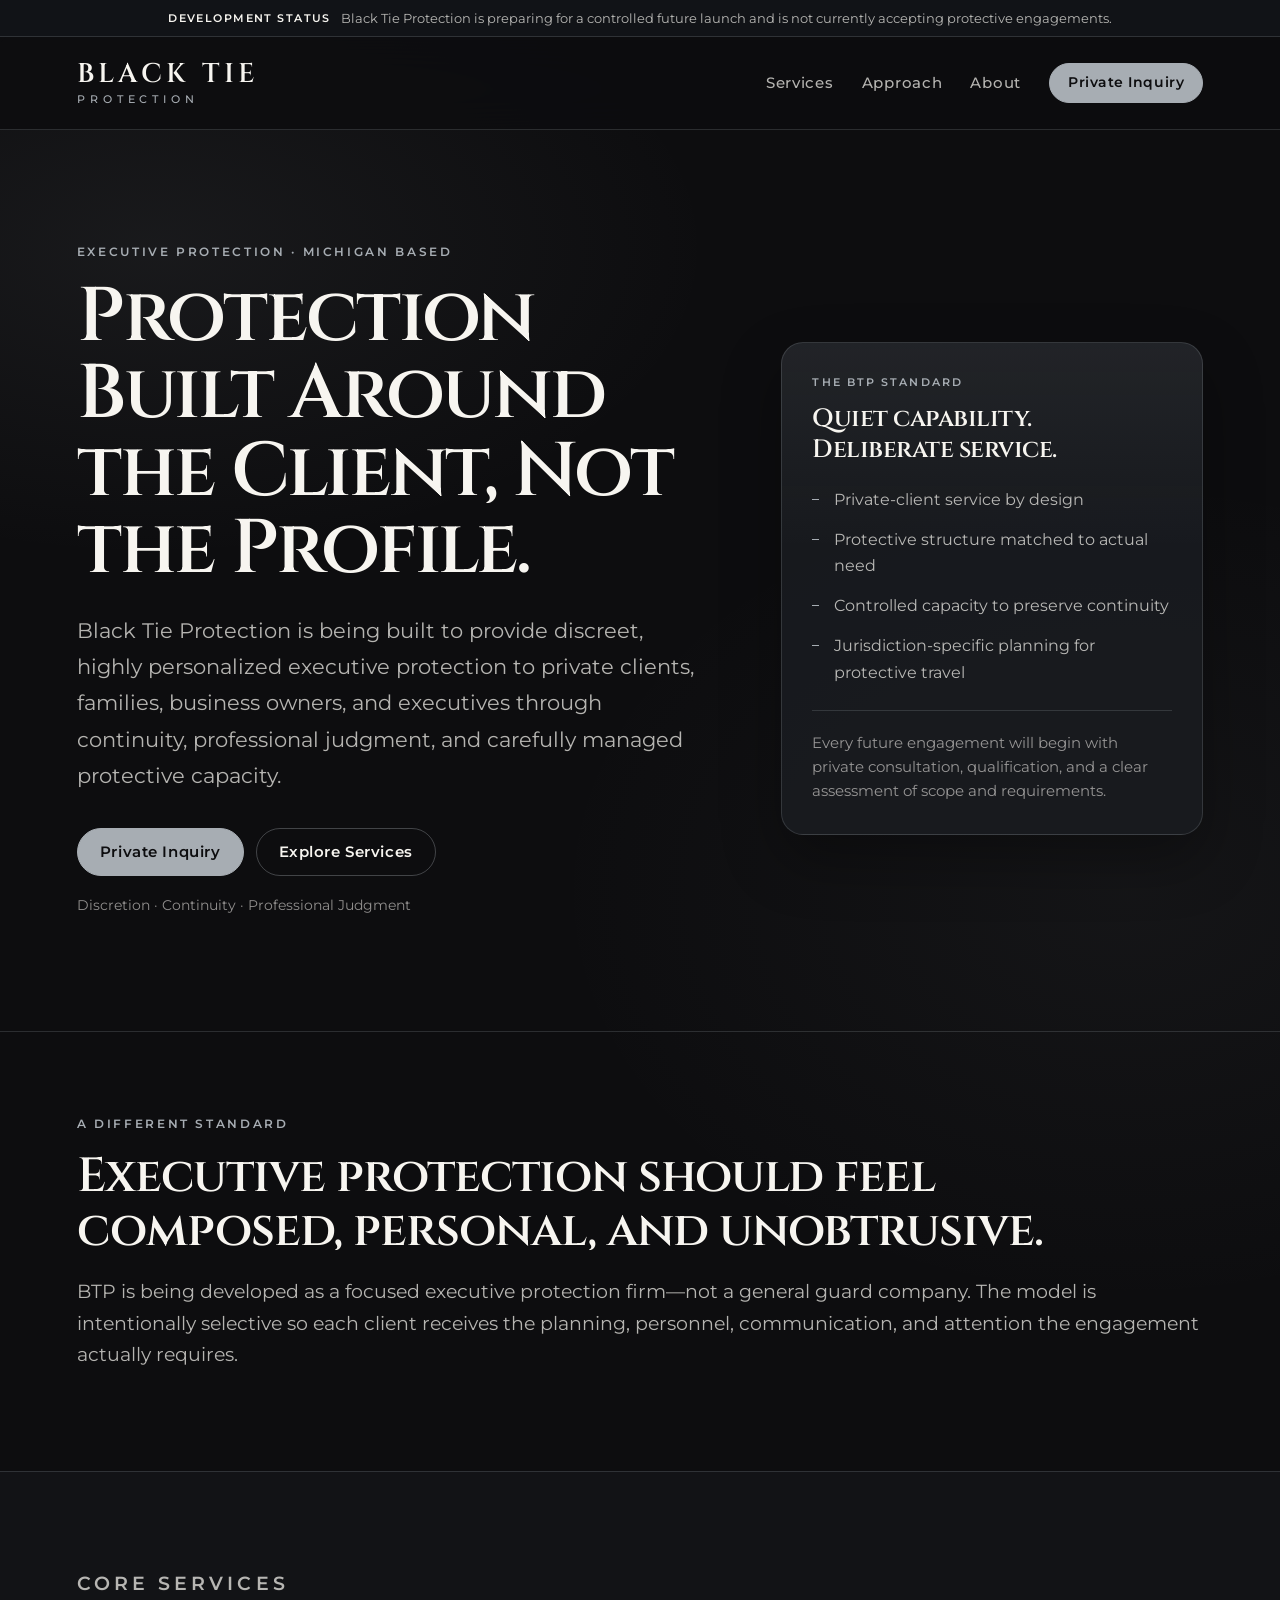
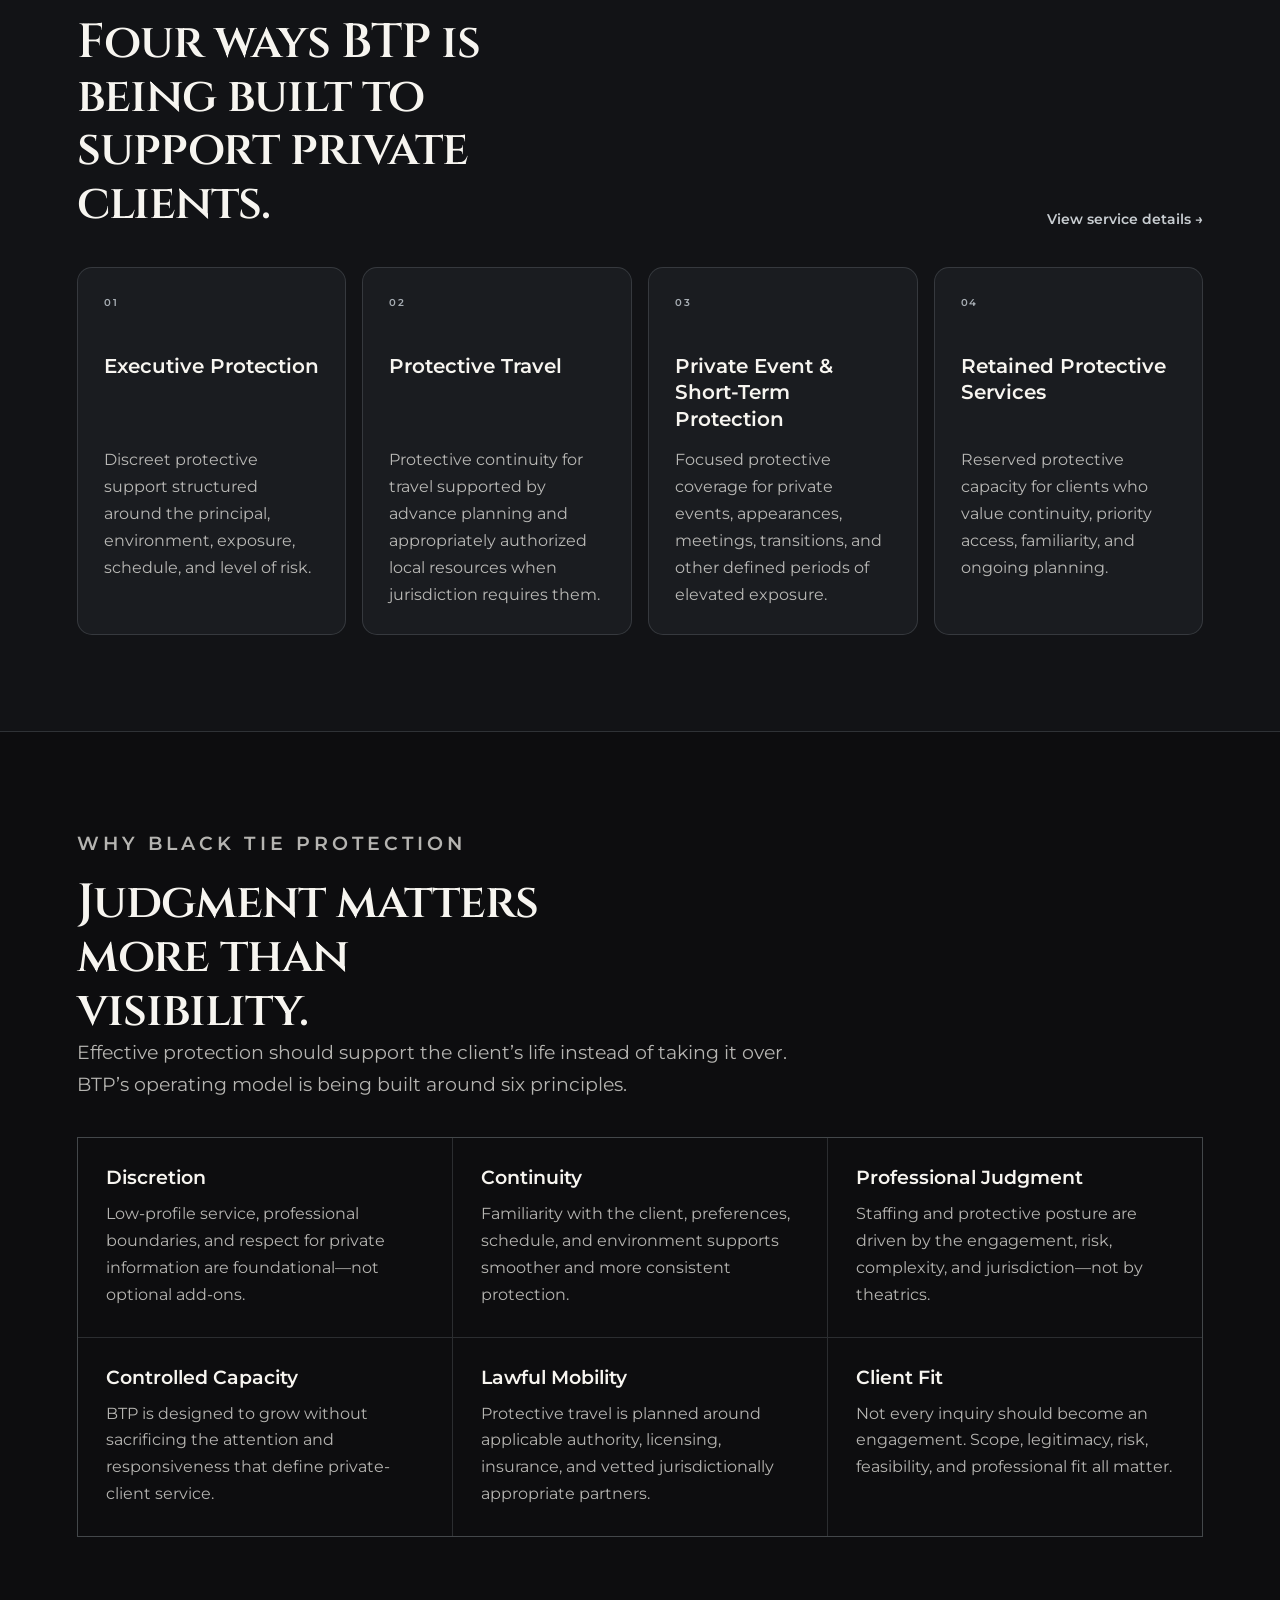
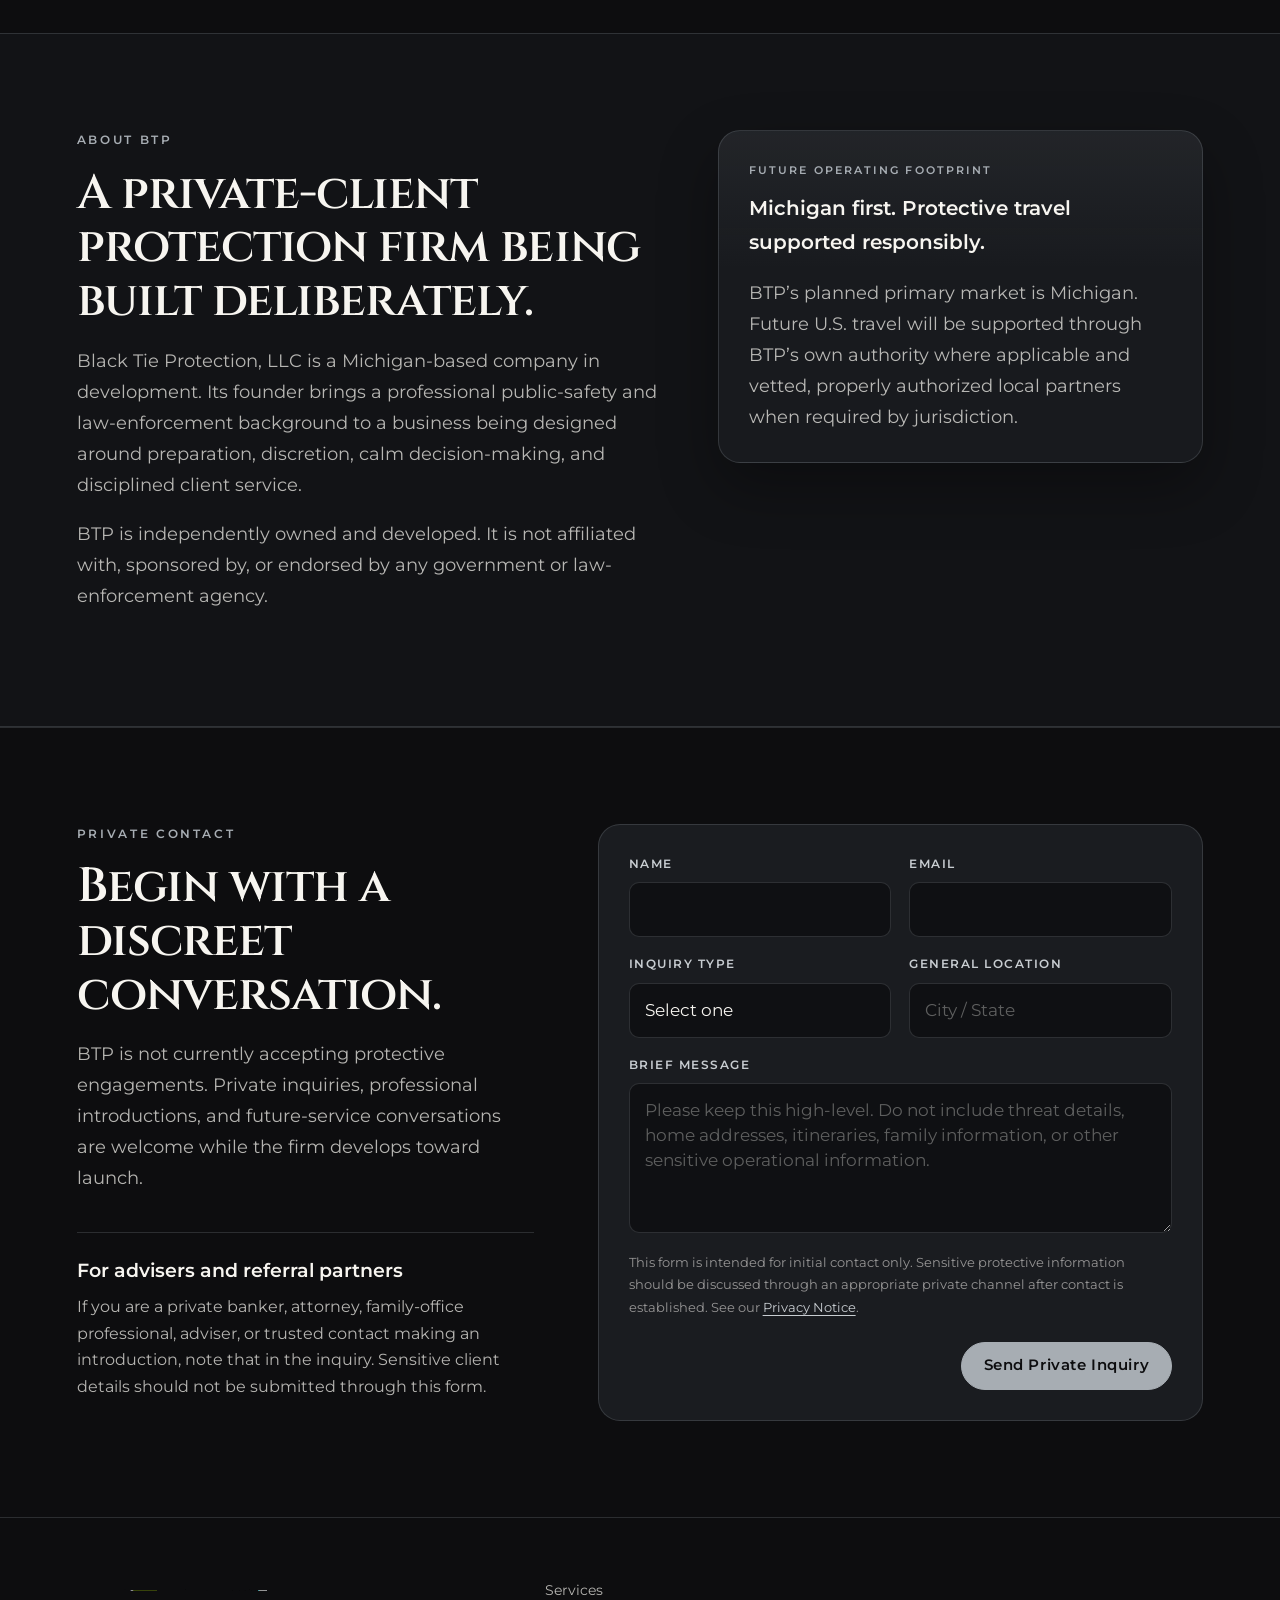
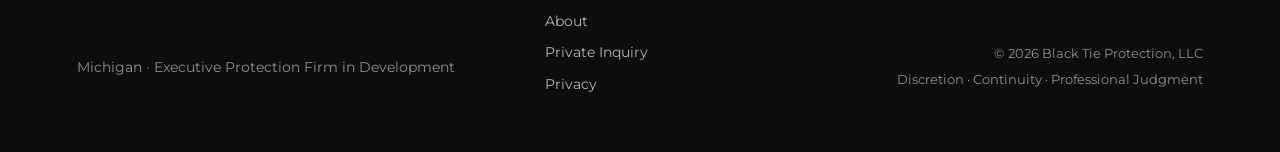
<file: index.html>
<!DOCTYPE html>
<html lang="en">
<head>
  <meta charset="UTF-8" />
  <meta name="viewport" content="width=device-width, initial-scale=1.0" />
  <meta name="description" content="Black Tie Protection is a Michigan-based executive protection firm in development, built to provide discreet, personalized protective services to private clients, families, business owners, and executives." />
  <meta name="robots" content="index,follow" />
  <link rel="canonical" href="https://blacktieprotection.net/" />
  <link rel="icon" href="assets/favicon.ico" sizes="any" />
  <meta property="og:title" content="Black Tie Protection | Executive Protection" />
  <meta property="og:description" content="Discreet, personalized executive protection built around continuity, professional judgment, and carefully managed protective capacity." />
  <meta property="og:type" content="website" />
  <meta property="og:url" content="https://blacktieprotection.net/" />
  <title>Black Tie Protection | Executive Protection</title>
  <link rel="preconnect" href="https://fonts.googleapis.com" />
  <link rel="preconnect" href="https://fonts.gstatic.com" crossorigin />
  <link href="https://fonts.googleapis.com/css2?family=Cinzel:wght@600&family=Montserrat:wght@400;500;600&display=swap" rel="stylesheet" />
  <link rel="stylesheet" href="style.css" />
  <link rel="stylesheet" href="readability.css" />
</head>
<body>
  <a class="skip-link" href="#main-content">Skip to content</a>

  <div class="status-bar" role="status">
    <div class="container status-bar__inner">
      <span class="status-bar__label">Development Status</span>
      <span>Black Tie Protection is preparing for a controlled future launch and is not currently accepting protective engagements.</span>
    </div>
  </div>

  <header class="site-header">
    <div class="container nav">
      <a class="brand brand--image" href="index.html" aria-label="Black Tie Protection home">
        <img src="assets/btp-wordmark-white.png" alt="Black Tie Protection" />
      </a>

      <button class="menu-toggle" id="menu-toggle" aria-label="Open navigation" aria-controls="site-nav" aria-expanded="false" type="button">
        <span></span><span></span><span></span>
      </button>

      <nav class="nav-links" id="site-nav" aria-label="Primary navigation">
        <a href="services.html">Services</a>
        <a href="#approach">Approach</a>
        <a href="#about">About</a>
        <a href="#contact" class="btn btn--sm">Private Inquiry</a>
      </nav>
    </div>
  </header>

  <main id="main-content">
    <section class="hero">
      <div class="container hero-grid">
        <div class="hero-copy">
          <p class="eyebrow">Executive Protection · Michigan Based</p>
          <h1>Protection Built Around the Client, Not the Profile.</h1>
          <p class="lead">
            Black Tie Protection is being built to provide discreet, highly personalized executive protection to private clients, families, business owners, and executives through continuity, professional judgment, and carefully managed protective capacity.
          </p>

          <div class="cta-row">
            <a class="btn" href="#contact">Private Inquiry</a>
            <a class="btn btn--ghost" href="services.html">Explore Services</a>
          </div>

          <p class="micro">Discretion · Continuity · Professional Judgment</p>
        </div>

        <aside class="hero-card" aria-label="Black Tie Protection operating philosophy">
          <p class="hero-card__label">The BTP Standard</p>
          <h2 class="hero-card__title">Quiet capability. Deliberate service.</h2>
          <ul class="checklist">
            <li>Private-client service by design</li>
            <li>Protective structure matched to actual need</li>
            <li>Controlled capacity to preserve continuity</li>
            <li>Jurisdiction-specific planning for protective travel</li>
          </ul>
          <p class="hero-card__note">Every future engagement will begin with private consultation, qualification, and a clear assessment of scope and requirements.</p>
        </aside>
      </div>
    </section>

    <section class="section intro-section">
      <div class="container narrow">
        <p class="section-kicker">A Different Standard</p>
        <h2>Executive protection should feel composed, personal, and unobtrusive.</h2>
        <p class="section-lead">
          BTP is being developed as a focused executive protection firm—not a general guard company. The model is intentionally selective so each client receives the planning, personnel, communication, and attention the engagement actually requires.
        </p>
      </div>
    </section>

    <section id="services" class="section section--muted">
      <div class="container">
        <div class="section-head">
          <div>
            <p class="section-kicker">Core Services</p>
            <h2>Four ways BTP is being built to support private clients.</h2>
          </div>
          <a class="text-link" href="services.html">View service details <span aria-hidden="true">→</span></a>
        </div>

        <div class="cards cards--four">
          <article class="card">
            <span class="card-number">01</span>
            <h3>Executive Protection</h3>
            <p>Discreet protective support structured around the principal, environment, exposure, schedule, and level of risk.</p>
          </article>

          <article class="card">
            <span class="card-number">02</span>
            <h3>Protective Travel</h3>
            <p>Protective continuity for travel supported by advance planning and appropriately authorized local resources when jurisdiction requires them.</p>
          </article>

          <article class="card">
            <span class="card-number">03</span>
            <h3>Private Event &amp; Short-Term Protection</h3>
            <p>Focused protective coverage for private events, appearances, meetings, transitions, and other defined periods of elevated exposure.</p>
          </article>

          <article class="card">
            <span class="card-number">04</span>
            <h3>Retained Protective Services</h3>
            <p>Reserved protective capacity for clients who value continuity, priority access, familiarity, and ongoing planning.</p>
          </article>
        </div>
      </div>
    </section>

    <section id="approach" class="section">
      <div class="container">
        <div class="section-head section-head--stacked">
          <p class="section-kicker">Why Black Tie Protection</p>
          <h2>Judgment matters more than visibility.</h2>
          <p>Effective protection should support the client’s life instead of taking it over. BTP’s operating model is being built around six principles.</p>
        </div>

        <div class="principles-grid">
          <article class="principle">
            <h3>Discretion</h3>
            <p>Low-profile service, professional boundaries, and respect for private information are foundational—not optional add-ons.</p>
          </article>
          <article class="principle">
            <h3>Continuity</h3>
            <p>Familiarity with the client, preferences, schedule, and environment supports smoother and more consistent protection.</p>
          </article>
          <article class="principle">
            <h3>Professional Judgment</h3>
            <p>Staffing and protective posture are driven by the engagement, risk, complexity, and jurisdiction—not by theatrics.</p>
          </article>
          <article class="principle">
            <h3>Controlled Capacity</h3>
            <p>BTP is designed to grow without sacrificing the attention and responsiveness that define private-client service.</p>
          </article>
          <article class="principle">
            <h3>Lawful Mobility</h3>
            <p>Protective travel is planned around applicable authority, licensing, insurance, and vetted jurisdictionally appropriate partners.</p>
          </article>
          <article class="principle">
            <h3>Client Fit</h3>
            <p>Not every inquiry should become an engagement. Scope, legitimacy, risk, feasibility, and professional fit all matter.</p>
          </article>
        </div>
      </div>
    </section>

    <section id="about" class="section section--muted">
      <div class="container split split--wide">
        <div>
          <p class="section-kicker">About BTP</p>
          <h2>A private-client protection firm being built deliberately.</h2>
          <p>
            Black Tie Protection, LLC is a Michigan-based company in development. Its founder brings a professional public-safety and law-enforcement background to a business being designed around preparation, discretion, calm decision-making, and disciplined client service.
          </p>
          <p>
            BTP is independently owned and developed. It is not affiliated with, sponsored by, or endorsed by any government or law-enforcement agency.
          </p>
        </div>

        <aside class="panel">
          <p class="panel-title">Future Operating Footprint</p>
          <p class="panel-strong">Michigan first. Protective travel supported responsibly.</p>
          <p>
            BTP’s planned primary market is Michigan. Future U.S. travel will be supported through BTP’s own authority where applicable and vetted, properly authorized local partners when required by jurisdiction.
          </p>
        </aside>
      </div>
    </section>

    <section id="contact" class="section contact-section">
      <div class="container contact-layout">
        <div class="contact-copy">
          <p class="section-kicker">Private Contact</p>
          <h2>Begin with a discreet conversation.</h2>
          <p>
            BTP is not currently accepting protective engagements. Private inquiries, professional introductions, and future-service conversations are welcome while the firm develops toward launch.
          </p>

          <div class="referral-note">
            <h3>For advisers and referral partners</h3>
            <p>If you are a private banker, attorney, family-office professional, adviser, or trusted contact making an introduction, note that in the inquiry. Sensitive client details should not be submitted through this form.</p>
          </div>
        </div>

        <form class="form" action="https://formspree.io/f/xdalbvqp" method="POST">
          <input type="hidden" name="_subject" value="Black Tie Protection — Private Website Inquiry" />
          <input type="hidden" name="_next" value="https://blacktieprotection.net/thanks.html" />
          <div class="form-grid">
            <div class="field">
              <label for="name">Name</label>
              <input id="name" name="name" type="text" autocomplete="name" required />
            </div>

            <div class="field">
              <label for="email">Email</label>
              <input id="email" name="email" type="email" autocomplete="email" required />
            </div>

            <div class="field">
              <label for="inquiry-type">Inquiry type</label>
              <select id="inquiry-type" name="inquiry_type" required>
                <option value="" selected disabled>Select one</option>
                <option>Future client inquiry</option>
                <option>Professional introduction / referral</option>
                <option>Professional partnership</option>
                <option>General business inquiry</option>
              </select>
            </div>

            <div class="field">
              <label for="location">General location</label>
              <input id="location" name="location" type="text" placeholder="City / State" autocomplete="address-level2" />
            </div>

            <div class="field field--full">
              <label for="message">Brief message</label>
              <textarea id="message" name="message" placeholder="Please keep this high-level. Do not include threat details, home addresses, itineraries, family information, or other sensitive operational information." required></textarea>
            </div>
          </div>

          <p class="form-privacy">This form is intended for initial contact only. Sensitive protective information should be discussed through an appropriate private channel after contact is established. See our <a href="privacy.html">Privacy Notice</a>.</p>

          <div class="form-actions">
            <button type="submit" class="btn">Send Private Inquiry</button>
          </div>
        </form>
      </div>
    </section>
  </main>

  <footer class="footer">
    <div class="container footer-grid">
      <div>
        <a class="footer-brand footer-brand--image" href="index.html" aria-label="Black Tie Protection home">
          <img src="assets/btp-wordmark-white.png" alt="Black Tie Protection" />
        </a>
        <p class="micro">Michigan · Executive Protection Firm in Development</p>
      </div>
      <div class="footer-links">
        <a href="services.html">Services</a>
        <a href="#about">About</a>
        <a href="#contact">Private Inquiry</a>
        <a href="privacy.html">Privacy</a>
      </div>
      <div class="footer-meta">
        <p>© <span id="year"></span> Black Tie Protection, LLC</p>
        <p>Discretion · Continuity · Professional Judgment</p>
      </div>
    </div>
  </footer>

  <script>
    const toggle = document.getElementById('menu-toggle');
    const nav = document.getElementById('site-nav');

    if (toggle && nav) {
      toggle.addEventListener('click', () => {
        const open = nav.classList.toggle('is-open');
        toggle.classList.toggle('is-open', open);
        toggle.setAttribute('aria-expanded', String(open));
        toggle.setAttribute('aria-label', open ? 'Close navigation' : 'Open navigation');
      });

      nav.querySelectorAll('a').forEach(link => {
        link.addEventListener('click', () => {
          nav.classList.remove('is-open');
          toggle.classList.remove('is-open');
          toggle.setAttribute('aria-expanded', 'false');
          toggle.setAttribute('aria-label', 'Open navigation');
        });
      });
    }

    document.getElementById('year').textContent = new Date().getFullYear();
  </script>
</body>
</html>
</file>
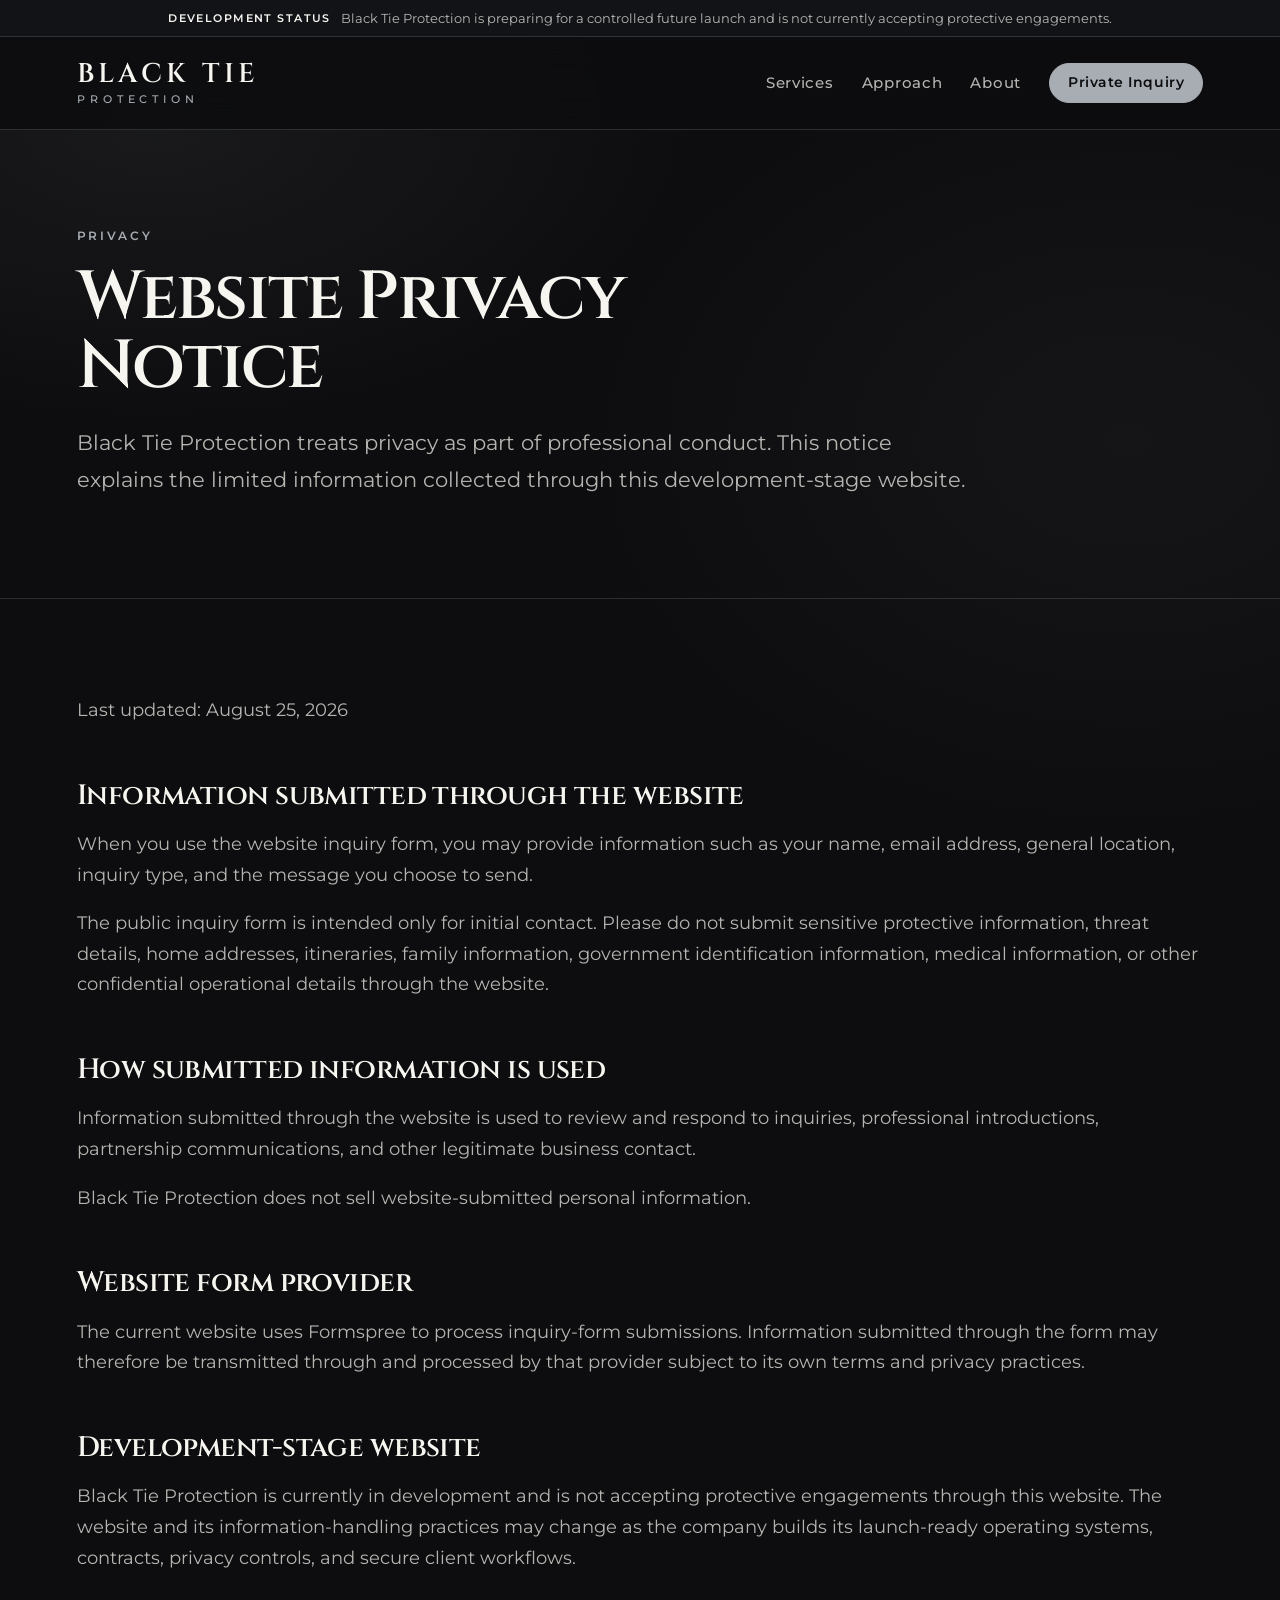
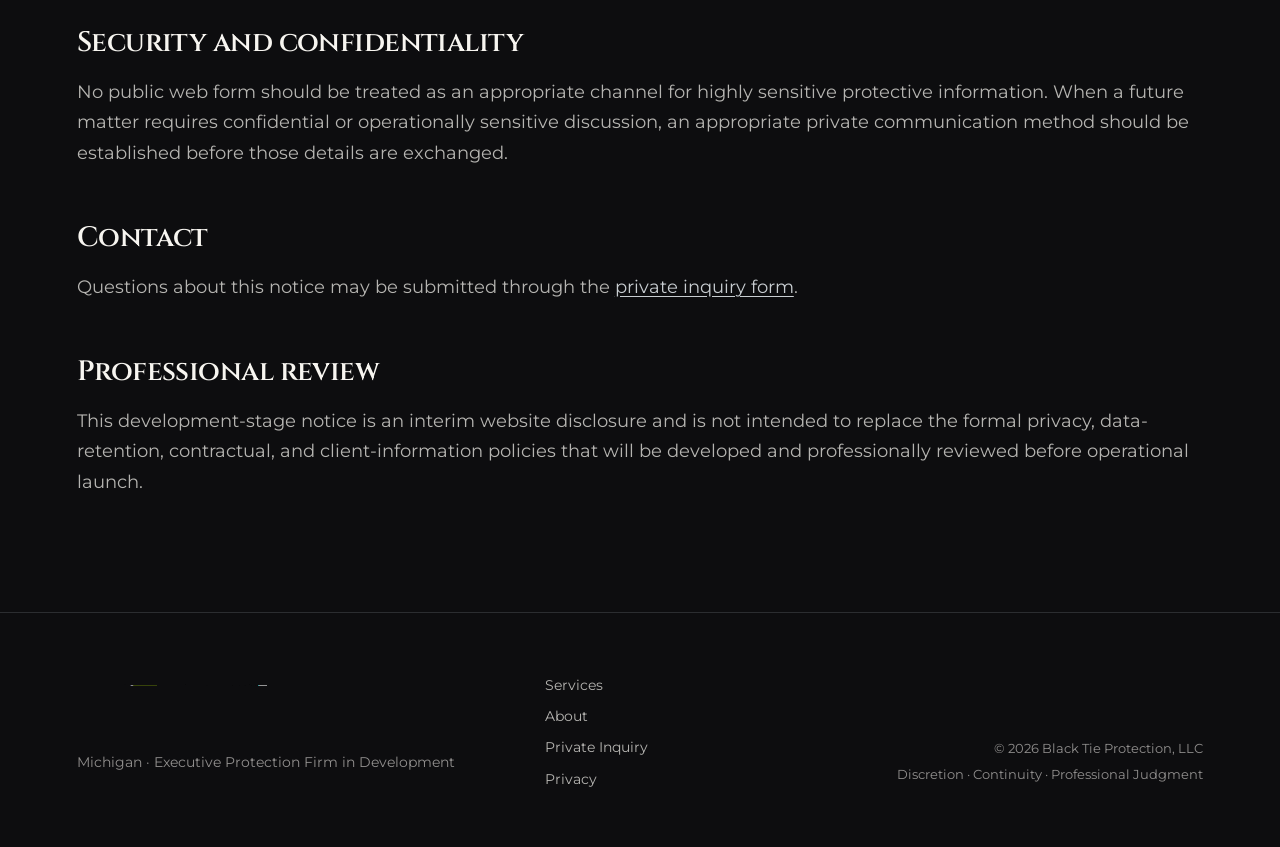
<file: privacy.html>
<!DOCTYPE html>
<html lang="en">
<head>
  <meta charset="UTF-8" />
  <meta name="viewport" content="width=device-width, initial-scale=1.0" />
  <meta name="description" content="Black Tie Protection website privacy notice." />
  <meta name="robots" content="index,follow" />
  <link rel="canonical" href="https://blacktieprotection.net/privacy.html" />
  <link rel="icon" href="assets/favicon.ico" sizes="any" />
  <title>Privacy Notice | Black Tie Protection</title>
  <link rel="preconnect" href="https://fonts.googleapis.com" />
  <link rel="preconnect" href="https://fonts.gstatic.com" crossorigin />
  <link href="https://fonts.googleapis.com/css2?family=Cinzel:wght@600&family=Montserrat:wght@400;500;600&display=swap" rel="stylesheet" />
  <link rel="stylesheet" href="style.css" />
  <link rel="stylesheet" href="readability.css" />
</head>
<body>
  <a class="skip-link" href="#main-content">Skip to content</a>

  <div class="status-bar" role="status">
    <div class="container status-bar__inner">
      <span class="status-bar__label">Development Status</span>
      <span>Black Tie Protection is preparing for a controlled future launch and is not currently accepting protective engagements.</span>
    </div>
  </div>

  <header class="site-header">
    <div class="container nav">
      <a class="brand brand--image" href="index.html" aria-label="Black Tie Protection home">
        <img src="assets/btp-wordmark-white.png" alt="Black Tie Protection" />
      </a>

      <button class="menu-toggle" id="menu-toggle" aria-label="Open navigation" aria-controls="site-nav" aria-expanded="false" type="button">
        <span></span><span></span><span></span>
      </button>

      <nav class="nav-links" id="site-nav" aria-label="Primary navigation">
        <a href="index.html">Home</a>
        <a href="services.html">Services</a>
        <a href="index.html#approach">Approach</a>
        <a href="index.html#about">About</a>
        <a href="index.html#contact" class="btn btn--sm">Private Inquiry</a>
      </nav>
    </div>
  </header>

  <main id="main-content">
    <section class="hero hero--subpage">
      <div class="container narrow">
        <p class="eyebrow">Privacy</p>
        <h1>Website Privacy Notice</h1>
        <p class="lead">Black Tie Protection treats privacy as part of professional conduct. This notice explains the limited information collected through this development-stage website.</p>
      </div>
    </section>

    <section class="section">
      <div class="container privacy-page">
        <p class="micro">Last updated: August 25, 2026</p>

        <h2>Information submitted through the website</h2>
        <p>When you use the website inquiry form, you may provide information such as your name, email address, general location, inquiry type, and the message you choose to send.</p>
        <p>The public inquiry form is intended only for initial contact. Please do not submit sensitive protective information, threat details, home addresses, itineraries, family information, government identification information, medical information, or other confidential operational details through the website.</p>

        <h2>How submitted information is used</h2>
        <p>Information submitted through the website is used to review and respond to inquiries, professional introductions, partnership communications, and other legitimate business contact.</p>
        <p>Black Tie Protection does not sell website-submitted personal information.</p>

        <h2>Website form provider</h2>
        <p>The current website uses Formspree to process inquiry-form submissions. Information submitted through the form may therefore be transmitted through and processed by that provider subject to its own terms and privacy practices.</p>

        <h2>Development-stage website</h2>
        <p>Black Tie Protection is currently in development and is not accepting protective engagements through this website. The website and its information-handling practices may change as the company builds its launch-ready operating systems, contracts, privacy controls, and secure client workflows.</p>

        <h2>Security and confidentiality</h2>
        <p>No public web form should be treated as an appropriate channel for highly sensitive protective information. When a future matter requires confidential or operationally sensitive discussion, an appropriate private communication method should be established before those details are exchanged.</p>

        <h2>Contact</h2>
        <p>Questions about this notice may be submitted through the <a href="index.html#contact">private inquiry form</a>.</p>

        <h2>Professional review</h2>
        <p>This development-stage notice is an interim website disclosure and is not intended to replace the formal privacy, data-retention, contractual, and client-information policies that will be developed and professionally reviewed before operational launch.</p>
      </div>
    </section>
  </main>

  <footer class="footer">
    <div class="container footer-grid">
      <div>
        <a class="footer-brand footer-brand--image" href="index.html" aria-label="Black Tie Protection home">
          <img src="assets/btp-wordmark-white.png" alt="Black Tie Protection" />
        </a>
        <p class="micro">Michigan · Executive Protection Firm in Development</p>
      </div>
      <div class="footer-links">
        <a href="services.html">Services</a>
        <a href="index.html#about">About</a>
        <a href="index.html#contact">Private Inquiry</a>
        <a href="privacy.html">Privacy</a>
      </div>
      <div class="footer-meta">
        <p>© <span id="year"></span> Black Tie Protection, LLC</p>
        <p>Discretion · Continuity · Professional Judgment</p>
      </div>
    </div>
  </footer>

  <script>
    const toggle = document.getElementById('menu-toggle');
    const nav = document.getElementById('site-nav');

    if (toggle && nav) {
      toggle.addEventListener('click', () => {
        const open = nav.classList.toggle('is-open');
        toggle.classList.toggle('is-open', open);
        toggle.setAttribute('aria-expanded', String(open));
        toggle.setAttribute('aria-label', open ? 'Close navigation' : 'Open navigation');
      });

      nav.querySelectorAll('a').forEach(link => {
        link.addEventListener('click', () => {
          nav.classList.remove('is-open');
          toggle.classList.remove('is-open');
          toggle.setAttribute('aria-expanded', 'false');
          toggle.setAttribute('aria-label', 'Open navigation');
        });
      });
    }

    document.getElementById('year').textContent = new Date().getFullYear();
  </script>
</body>
</html>
</file>
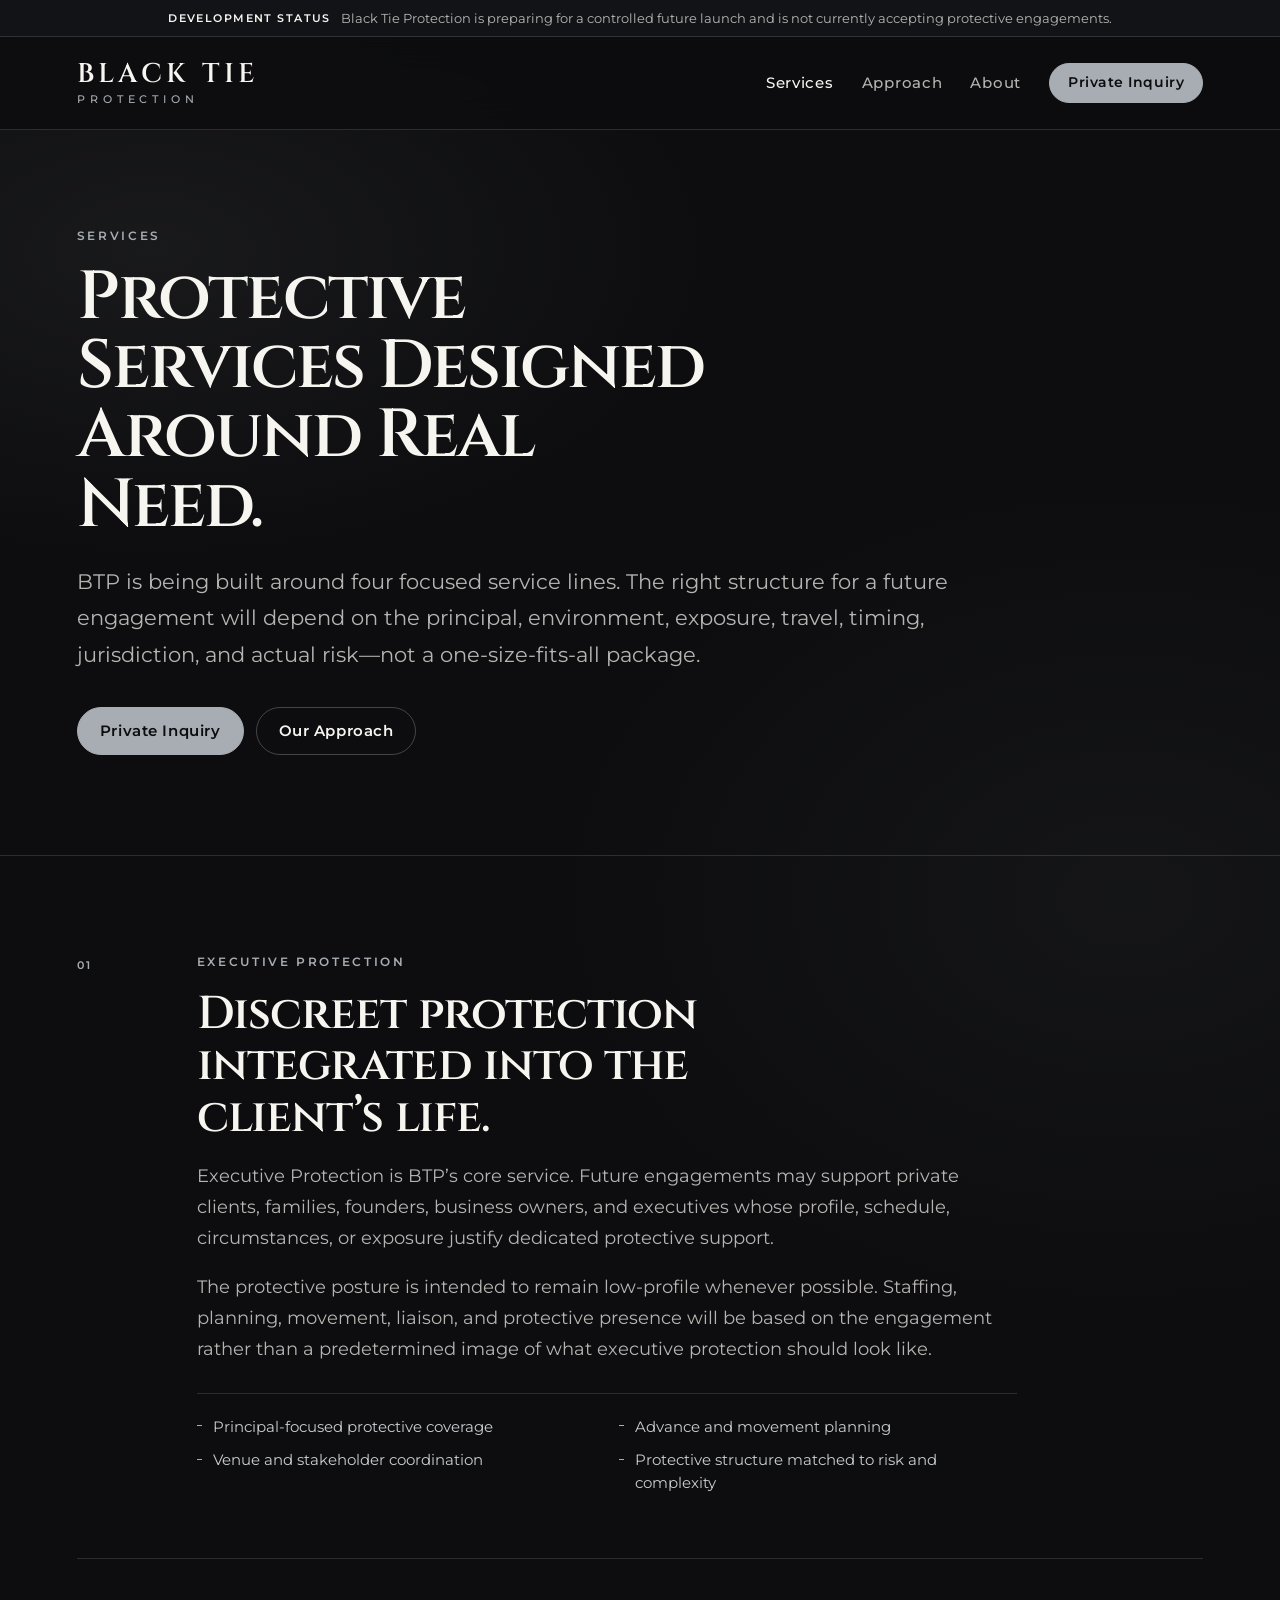
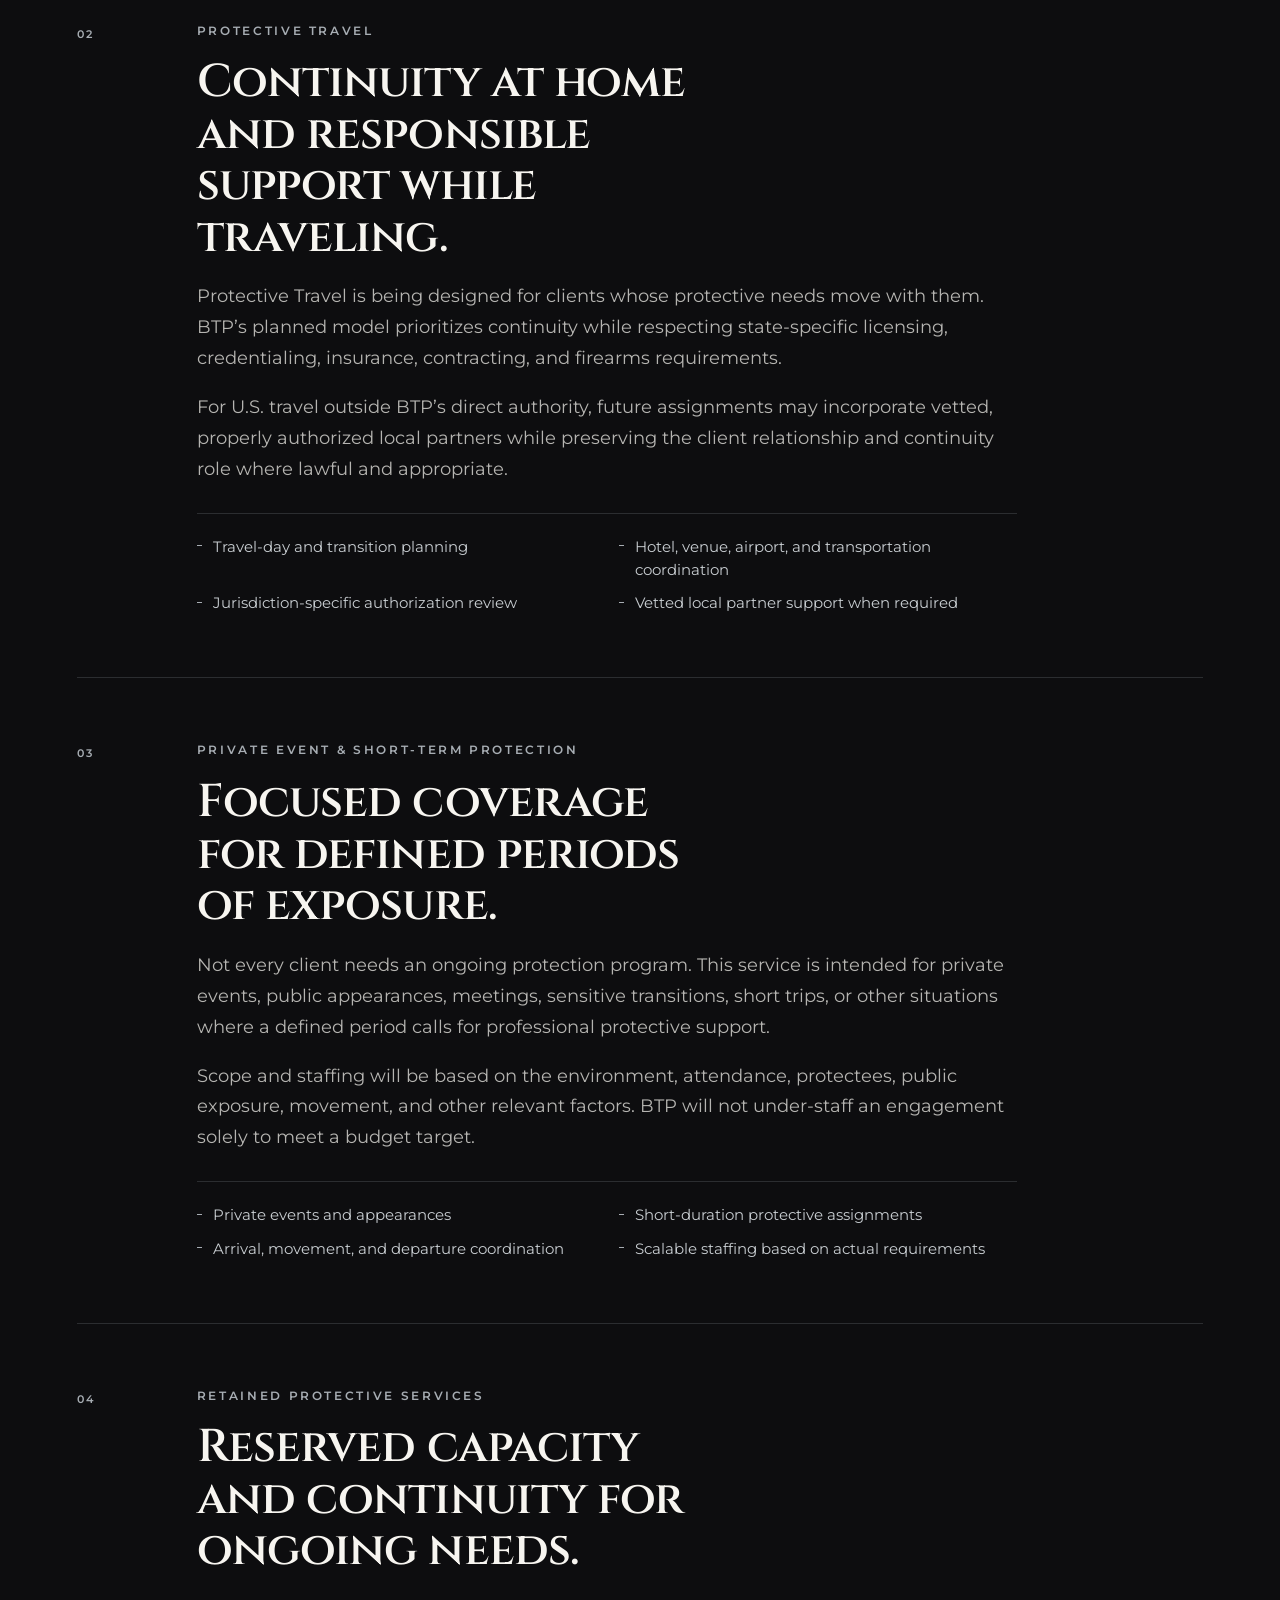
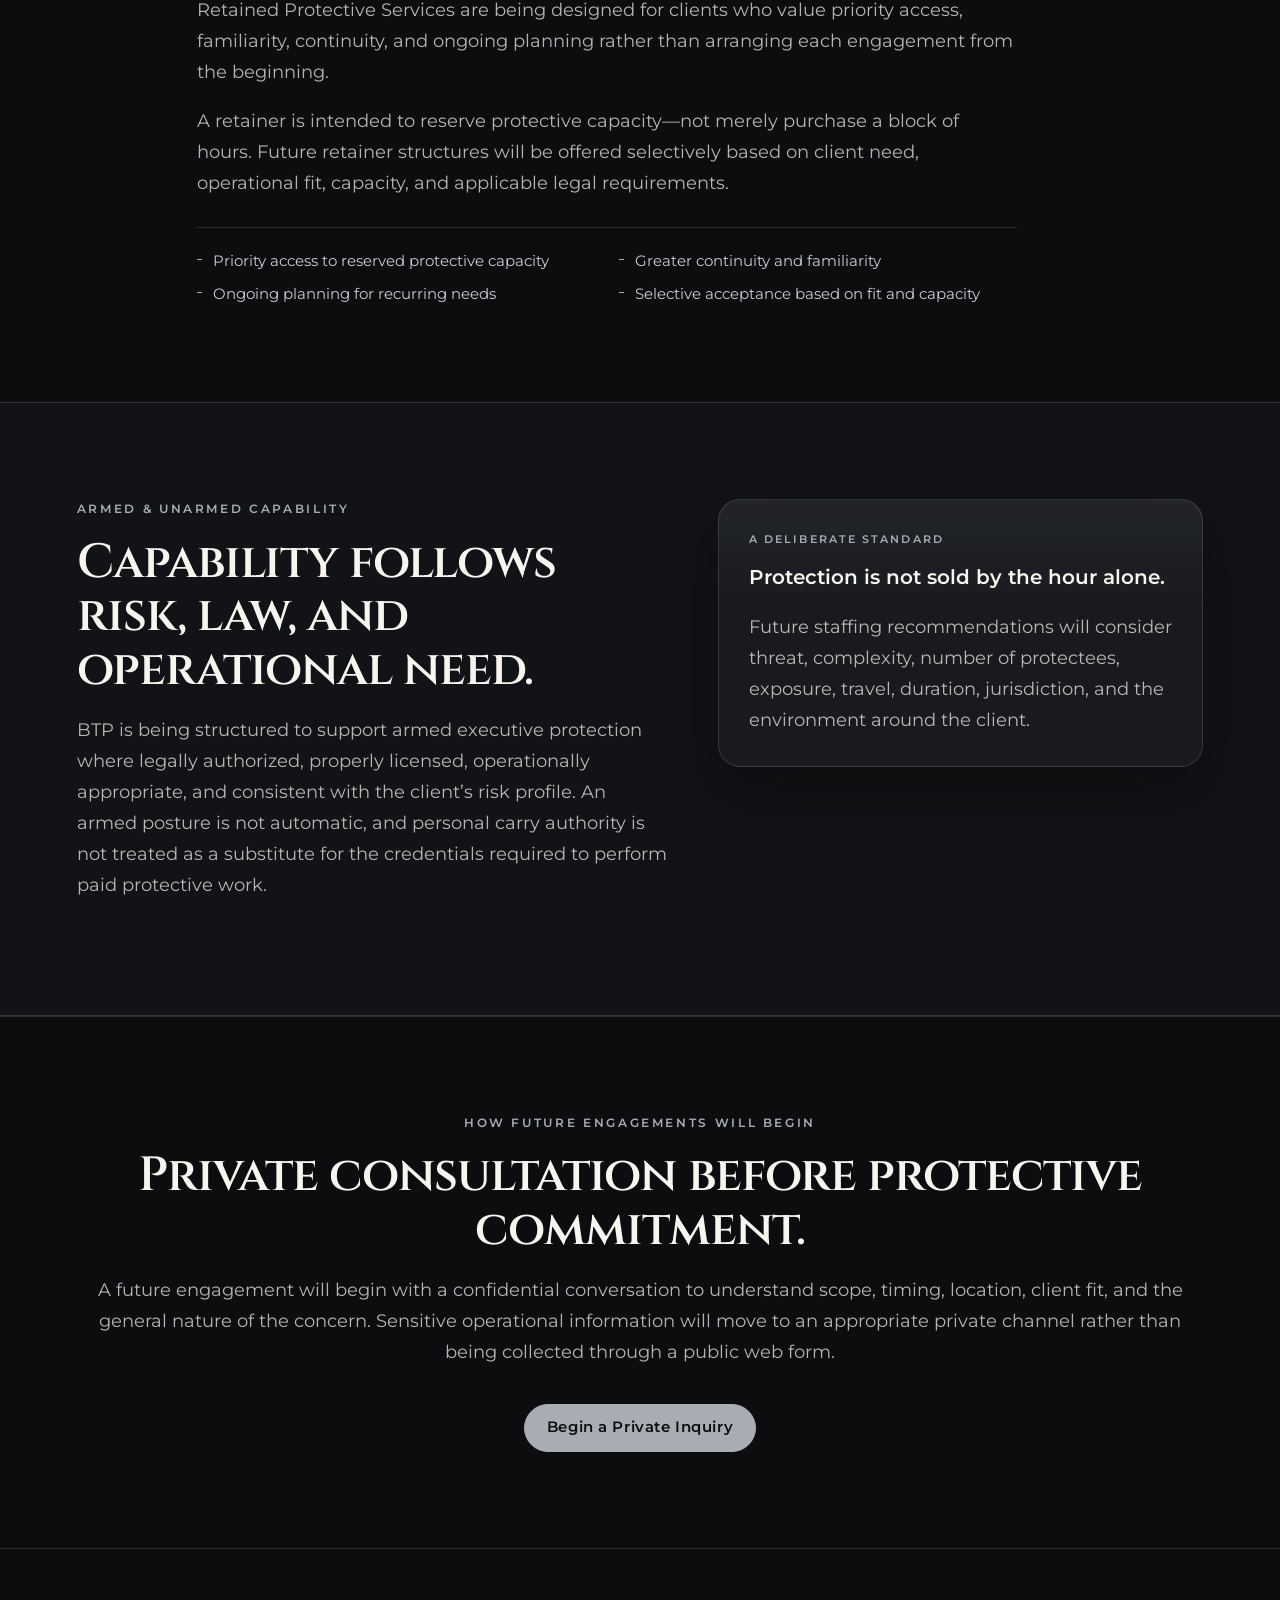
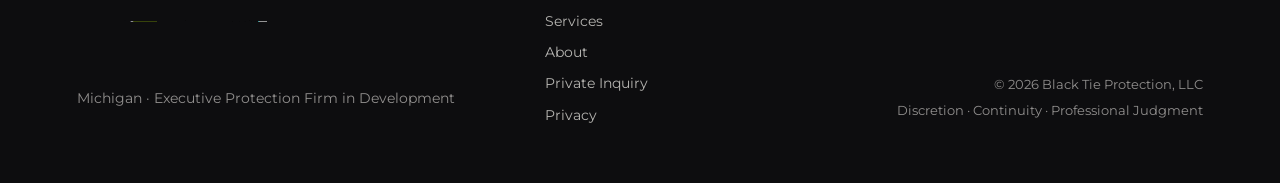
<file: services.html>
<!DOCTYPE html>
<html lang="en">
<head>
  <meta charset="UTF-8" />
  <meta name="viewport" content="width=device-width, initial-scale=1.0" />
  <meta name="description" content="Explore Black Tie Protection's planned executive protection services: Executive Protection, Protective Travel, Private Event & Short-Term Protection, and Retained Protective Services." />
  <meta name="robots" content="index,follow" />
  <link rel="canonical" href="https://blacktieprotection.net/services.html" />
  <link rel="icon" href="assets/favicon.ico" sizes="any" />
  <title>Services | Black Tie Protection</title>
  <link rel="preconnect" href="https://fonts.googleapis.com" />
  <link rel="preconnect" href="https://fonts.gstatic.com" crossorigin />
  <link href="https://fonts.googleapis.com/css2?family=Cinzel:wght@600&family=Montserrat:wght@400;500;600&display=swap" rel="stylesheet" />
  <link rel="stylesheet" href="style.css" />
  <link rel="stylesheet" href="readability.css" />
</head>
<body>
  <a class="skip-link" href="#main-content">Skip to content</a>

  <div class="status-bar" role="status">
    <div class="container status-bar__inner">
      <span class="status-bar__label">Development Status</span>
      <span>Black Tie Protection is preparing for a controlled future launch and is not currently accepting protective engagements.</span>
    </div>
  </div>

  <header class="site-header">
    <div class="container nav">
      <a class="brand brand--image" href="index.html" aria-label="Black Tie Protection home">
        <img src="assets/btp-wordmark-white.png" alt="Black Tie Protection" />
      </a>

      <button class="menu-toggle" id="menu-toggle" aria-label="Open navigation" aria-controls="site-nav" aria-expanded="false" type="button">
        <span></span><span></span><span></span>
      </button>

      <nav class="nav-links" id="site-nav" aria-label="Primary navigation">
        <a href="index.html">Home</a>
        <a href="services.html" aria-current="page">Services</a>
        <a href="index.html#approach">Approach</a>
        <a href="index.html#about">About</a>
        <a href="index.html#contact" class="btn btn--sm">Private Inquiry</a>
      </nav>
    </div>
  </header>

  <main id="main-content">
    <section class="hero hero--subpage">
      <div class="container narrow">
        <p class="eyebrow">Services</p>
        <h1>Protective Services Designed Around Real Need.</h1>
        <p class="lead">
          BTP is being built around four focused service lines. The right structure for a future engagement will depend on the principal, environment, exposure, travel, timing, jurisdiction, and actual risk—not a one-size-fits-all package.
        </p>
        <div class="cta-row">
          <a class="btn" href="index.html#contact">Private Inquiry</a>
          <a class="btn btn--ghost" href="index.html#approach">Our Approach</a>
        </div>
      </div>
    </section>

    <section class="section">
      <div class="container service-detail-list">
        <article class="service-detail">
          <div class="service-detail__number">01</div>
          <div class="service-detail__body">
            <p class="section-kicker">Executive Protection</p>
            <h2>Discreet protection integrated into the client’s life.</h2>
            <p>
              Executive Protection is BTP’s core service. Future engagements may support private clients, families, founders, business owners, and executives whose profile, schedule, circumstances, or exposure justify dedicated protective support.
            </p>
            <p>
              The protective posture is intended to remain low-profile whenever possible. Staffing, planning, movement, liaison, and protective presence will be based on the engagement rather than a predetermined image of what executive protection should look like.
            </p>
            <ul class="service-points">
              <li>Principal-focused protective coverage</li>
              <li>Advance and movement planning</li>
              <li>Venue and stakeholder coordination</li>
              <li>Protective structure matched to risk and complexity</li>
            </ul>
          </div>
        </article>

        <article class="service-detail">
          <div class="service-detail__number">02</div>
          <div class="service-detail__body">
            <p class="section-kicker">Protective Travel</p>
            <h2>Continuity at home and responsible support while traveling.</h2>
            <p>
              Protective Travel is being designed for clients whose protective needs move with them. BTP’s planned model prioritizes continuity while respecting state-specific licensing, credentialing, insurance, contracting, and firearms requirements.
            </p>
            <p>
              For U.S. travel outside BTP’s direct authority, future assignments may incorporate vetted, properly authorized local partners while preserving the client relationship and continuity role where lawful and appropriate.
            </p>
            <ul class="service-points">
              <li>Travel-day and transition planning</li>
              <li>Hotel, venue, airport, and transportation coordination</li>
              <li>Jurisdiction-specific authorization review</li>
              <li>Vetted local partner support when required</li>
            </ul>
          </div>
        </article>

        <article class="service-detail">
          <div class="service-detail__number">03</div>
          <div class="service-detail__body">
            <p class="section-kicker">Private Event &amp; Short-Term Protection</p>
            <h2>Focused coverage for defined periods of exposure.</h2>
            <p>
              Not every client needs an ongoing protection program. This service is intended for private events, public appearances, meetings, sensitive transitions, short trips, or other situations where a defined period calls for professional protective support.
            </p>
            <p>
              Scope and staffing will be based on the environment, attendance, protectees, public exposure, movement, and other relevant factors. BTP will not under-staff an engagement solely to meet a budget target.
            </p>
            <ul class="service-points">
              <li>Private events and appearances</li>
              <li>Short-duration protective assignments</li>
              <li>Arrival, movement, and departure coordination</li>
              <li>Scalable staffing based on actual requirements</li>
            </ul>
          </div>
        </article>

        <article class="service-detail">
          <div class="service-detail__number">04</div>
          <div class="service-detail__body">
            <p class="section-kicker">Retained Protective Services</p>
            <h2>Reserved capacity and continuity for ongoing needs.</h2>
            <p>
              Retained Protective Services are being designed for clients who value priority access, familiarity, continuity, and ongoing planning rather than arranging each engagement from the beginning.
            </p>
            <p>
              A retainer is intended to reserve protective capacity—not merely purchase a block of hours. Future retainer structures will be offered selectively based on client need, operational fit, capacity, and applicable legal requirements.
            </p>
            <ul class="service-points">
              <li>Priority access to reserved protective capacity</li>
              <li>Greater continuity and familiarity</li>
              <li>Ongoing planning for recurring needs</li>
              <li>Selective acceptance based on fit and capacity</li>
            </ul>
          </div>
        </article>
      </div>
    </section>

    <section class="section section--muted">
      <div class="container split split--wide">
        <div>
          <p class="section-kicker">Armed &amp; Unarmed Capability</p>
          <h2>Capability follows risk, law, and operational need.</h2>
          <p>
            BTP is being structured to support armed executive protection where legally authorized, properly licensed, operationally appropriate, and consistent with the client’s risk profile. An armed posture is not automatic, and personal carry authority is not treated as a substitute for the credentials required to perform paid protective work.
          </p>
        </div>
        <aside class="panel">
          <p class="panel-title">A Deliberate Standard</p>
          <p class="panel-strong">Protection is not sold by the hour alone.</p>
          <p>Future staffing recommendations will consider threat, complexity, number of protectees, exposure, travel, duration, jurisdiction, and the environment around the client.</p>
        </aside>
      </div>
    </section>

    <section class="section consultation-section">
      <div class="container narrow center">
        <p class="section-kicker">How Future Engagements Will Begin</p>
        <h2>Private consultation before protective commitment.</h2>
        <p>
          A future engagement will begin with a confidential conversation to understand scope, timing, location, client fit, and the general nature of the concern. Sensitive operational information will move to an appropriate private channel rather than being collected through a public web form.
        </p>
        <a class="btn" href="index.html#contact">Begin a Private Inquiry</a>
      </div>
    </section>
  </main>

  <footer class="footer">
    <div class="container footer-grid">
      <div>
        <a class="footer-brand footer-brand--image" href="index.html" aria-label="Black Tie Protection home">
          <img src="assets/btp-wordmark-white.png" alt="Black Tie Protection" />
        </a>
        <p class="micro">Michigan · Executive Protection Firm in Development</p>
      </div>
      <div class="footer-links">
        <a href="services.html">Services</a>
        <a href="index.html#about">About</a>
        <a href="index.html#contact">Private Inquiry</a>
        <a href="privacy.html">Privacy</a>
      </div>
      <div class="footer-meta">
        <p>© <span id="year"></span> Black Tie Protection, LLC</p>
        <p>Discretion · Continuity · Professional Judgment</p>
      </div>
    </div>
  </footer>

  <script>
    const toggle = document.getElementById('menu-toggle');
    const nav = document.getElementById('site-nav');

    if (toggle && nav) {
      toggle.addEventListener('click', () => {
        const open = nav.classList.toggle('is-open');
        toggle.classList.toggle('is-open', open);
        toggle.setAttribute('aria-expanded', String(open));
        toggle.setAttribute('aria-label', open ? 'Close navigation' : 'Open navigation');
      });

      nav.querySelectorAll('a').forEach(link => {
        link.addEventListener('click', () => {
          nav.classList.remove('is-open');
          toggle.classList.remove('is-open');
          toggle.setAttribute('aria-expanded', 'false');
          toggle.setAttribute('aria-label', 'Open navigation');
        });
      });
    }

    document.getElementById('year').textContent = new Date().getFullYear();
  </script>
</body>
</html>
</file>
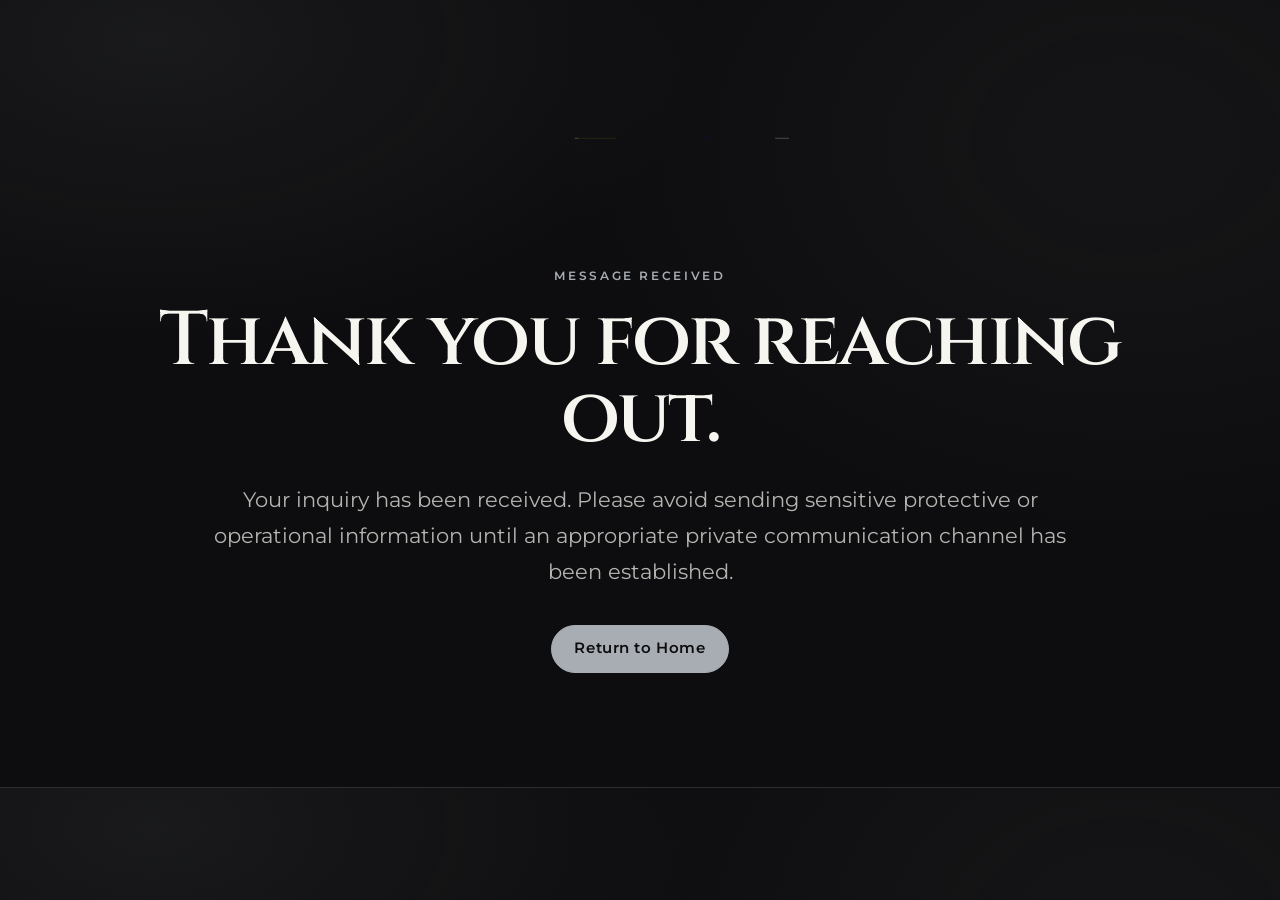
<file: thanks.html>
<!DOCTYPE html>
<html lang="en">
<head>
  <meta charset="UTF-8" />
  <meta name="viewport" content="width=device-width, initial-scale=1.0" />
  <meta name="robots" content="noindex,nofollow" />
  <link rel="icon" href="assets/favicon.ico" sizes="any" />
  <title>Message Received | Black Tie Protection</title>
  <link rel="preconnect" href="https://fonts.googleapis.com" />
  <link rel="preconnect" href="https://fonts.gstatic.com" crossorigin />
  <link href="https://fonts.googleapis.com/css2?family=Cinzel:wght@600&family=Montserrat:wght@400;500;600&display=swap" rel="stylesheet" />
  <link rel="stylesheet" href="style.css" />
  <link rel="stylesheet" href="readability.css" />
</head>
<body>
  <main>
    <section class="hero">
      <div class="container narrow center">
        <a class="thanks-logo" href="index.html" aria-label="Black Tie Protection home">
          <img src="assets/btp-wordmark-white.png" alt="Black Tie Protection" />
        </a>
        <p class="eyebrow">Message Received</p>
        <h1 style="max-width:none;">Thank you for reaching out.</h1>
        <p class="lead" style="margin-inline:auto;">
          Your inquiry has been received. Please avoid sending sensitive protective or operational information until an appropriate private communication channel has been established.
        </p>
        <div class="cta-row" style="justify-content:center;">
          <a href="index.html" class="btn">Return to Home</a>
        </div>
      </div>
    </section>
  </main>
</body>
</html>
</file>
<file: style.css>
:root {
  --near-black: #0D0D0F;
  --charcoal: #1A1C20;
  --charcoal-soft: #202329;
  --ivory: #F7F5F0;
  --silver: #A7ADB3;
  --silver-soft: #C8CDD1;
  --text: #F7F5F0;
  --subtext: rgba(247, 245, 240, 0.72);
  --muted-text: rgba(247, 245, 240, 0.56);
  --hairline: rgba(167, 173, 179, 0.20);
  --hairline-strong: rgba(167, 173, 179, 0.34);
  --panel: rgba(26, 28, 32, 0.88);
  --panel-solid: #1A1C20;
  --shadow: 0 24px 60px rgba(0, 0, 0, 0.32);
  --radius-lg: 22px;
  --radius-md: 15px;
  --radius-sm: 10px;
  --content: 1160px;
}

* { box-sizing: border-box; }
html { scroll-behavior: smooth; }
body {
  margin: 0;
  min-height: 100%;
  font-family: "Montserrat", -apple-system, BlinkMacSystemFont, "Segoe UI", sans-serif;
  background:
    radial-gradient(900px 500px at 12% 5%, rgba(167, 173, 179, 0.08), transparent 62%),
    radial-gradient(900px 650px at 88% 18%, rgba(167, 173, 179, 0.05), transparent 64%),
    var(--near-black);
  color: var(--text);
  line-height: 1.65;
  -webkit-font-smoothing: antialiased;
}

body::selection { background: rgba(167, 173, 179, 0.28); }
a { color: inherit; text-decoration: none; }
a, button, input, textarea, select { font: inherit; }
img, svg { max-width: 100%; display: block; }
button { cursor: pointer; }
a:focus-visible,
button:focus-visible,
input:focus-visible,
textarea:focus-visible,
select:focus-visible {
  outline: 2px solid var(--silver);
  outline-offset: 4px;
}

.skip-link {
  position: fixed;
  left: 16px;
  top: -100px;
  z-index: 9999;
  padding: 10px 14px;
  background: var(--ivory);
  color: var(--near-black);
  border-radius: 8px;
  transition: top 160ms ease;
}
.skip-link:focus { top: 16px; }

.container {
  width: min(var(--content), calc(100% - 48px));
  margin-inline: auto;
}
.narrow { max-width: 830px; }
.center { text-align: center; }

.status-bar {
  border-bottom: 1px solid var(--hairline);
  background: #111317;
  color: var(--subtext);
  font-size: 12px;
}
.status-bar__inner {
  min-height: 36px;
  display: flex;
  align-items: center;
  justify-content: center;
  gap: 10px;
  text-align: center;
}
.status-bar__label {
  color: var(--ivory);
  font-size: 10px;
  font-weight: 600;
  letter-spacing: 0.13em;
  text-transform: uppercase;
}

.site-header {
  position: sticky;
  top: 0;
  z-index: 1000;
  background: rgba(13, 13, 15, 0.88);
  backdrop-filter: blur(18px);
  -webkit-backdrop-filter: blur(18px);
  border-bottom: 1px solid var(--hairline);
}
.nav {
  min-height: 92px;
  display: flex;
  align-items: center;
  justify-content: space-between;
  gap: 32px;
}
.brand {
  display: inline-flex;
  flex-direction: column;
  align-items: flex-start;
  line-height: 1;
}
.brand--image {
  width: 238px;
  flex: 0 0 auto;
}
.brand--image img { width: 100%; height: auto; }
.brand-primary {
  font-family: "Cinzel", Georgia, serif;
  font-size: 23px;
  font-weight: 600;
  letter-spacing: 0.16em;
  text-transform: uppercase;
  color: var(--ivory);
}
.brand-secondary {
  margin-top: 7px;
  font-size: 9px;
  font-weight: 500;
  letter-spacing: 0.47em;
  text-transform: uppercase;
  color: var(--silver);
}
.nav-links {
  display: flex;
  align-items: center;
  gap: 28px;
}
.nav-links > a:not(.btn) {
  color: var(--subtext);
  font-size: 13px;
  font-weight: 500;
  letter-spacing: 0.05em;
  transition: color 160ms ease;
}
.nav-links > a:not(.btn):hover,
.nav-links > a[aria-current="page"] { color: var(--ivory); }
.menu-toggle { display: none; }

.btn {
  min-height: 46px;
  display: inline-flex;
  align-items: center;
  justify-content: center;
  padding: 0 20px;
  border: 1px solid var(--silver);
  border-radius: 999px;
  background: var(--silver);
  color: var(--near-black);
  font-size: 12px;
  font-weight: 600;
  letter-spacing: 0.04em;
  transition: transform 160ms ease, background 160ms ease, border-color 160ms ease;
}
.btn:hover { transform: translateY(-1px); background: var(--silver-soft); border-color: var(--silver-soft); }
.btn--ghost {
  background: transparent;
  color: var(--ivory);
  border-color: var(--hairline-strong);
}
.btn--ghost:hover { background: rgba(167, 173, 179, 0.08); border-color: var(--silver); }
.btn--sm { min-height: 38px; padding-inline: 16px; }

.hero {
  padding: 112px 0 96px;
  border-bottom: 1px solid var(--hairline);
}
.hero--subpage { padding: 96px 0 82px; }
.hero-grid {
  display: grid;
  grid-template-columns: minmax(0, 1.2fr) minmax(300px, 0.8fr);
  gap: 72px;
  align-items: center;
}
.hero-copy { max-width: 720px; }
.eyebrow, .section-kicker {
  margin: 0 0 16px;
  color: var(--silver);
  font-size: 11px;
  font-weight: 600;
  letter-spacing: 0.22em;
  text-transform: uppercase;
}
h1, h2, h3, p { overflow-wrap: break-word; }
h1 {
  max-width: 13ch;
  margin: 0 0 24px;
  font-family: "Cinzel", Georgia, serif;
  font-size: clamp(44px, 6.2vw, 76px);
  font-weight: 600;
  line-height: 1.02;
  letter-spacing: -0.03em;
}
.hero--subpage h1 { max-width: 15ch; font-size: clamp(42px, 5.4vw, 68px); }
h2 {
  margin: 0 0 18px;
  font-family: "Cinzel", Georgia, serif;
  font-size: clamp(30px, 4vw, 48px);
  font-weight: 600;
  line-height: 1.12;
  letter-spacing: -0.02em;
}
h3 { margin: 0 0 10px; font-size: 17px; font-weight: 600; line-height: 1.35; }
p { margin: 0 0 18px; }
.lead {
  max-width: 64ch;
  color: var(--subtext);
  font-size: clamp(17px, 2vw, 20px);
  line-height: 1.75;
}
.cta-row { display: flex; flex-wrap: wrap; gap: 12px; margin: 34px 0 18px; }
.micro { color: var(--muted-text); font-size: 12px; }

.hero-card, .panel {
  background: linear-gradient(180deg, rgba(167,173,179,0.07), transparent 42%), var(--panel);
  border: 1px solid var(--hairline);
  border-radius: var(--radius-lg);
  box-shadow: var(--shadow);
}
.hero-card { padding: 30px; }
.hero-card__label, .panel-title {
  margin: 0 0 11px;
  color: var(--silver);
  font-size: 10px;
  font-weight: 600;
  letter-spacing: 0.19em;
  text-transform: uppercase;
}
.hero-card__title { margin: 0 0 22px; font-size: 23px; line-height: 1.25; }
.checklist { list-style: none; padding: 0; margin: 0; display: grid; gap: 14px; }
.checklist li { position: relative; padding-left: 22px; color: var(--subtext); font-size: 13px; }
.checklist li::before { content: ""; position: absolute; left: 0; top: 0.72em; width: 7px; height: 1px; background: var(--silver); }
.hero-card__note { margin: 24px 0 0; padding-top: 20px; border-top: 1px solid var(--hairline); color: var(--muted-text); font-size: 12px; }

.section { padding: 96px 0; }
.section--muted {
  background: rgba(26, 28, 32, 0.46);
  border-top: 1px solid var(--hairline);
  border-bottom: 1px solid var(--hairline);
}
.intro-section { padding-block: 82px; }
.section-lead, .section-head p { color: var(--subtext); font-size: 17px; }
.section-head {
  display: flex;
  align-items: end;
  justify-content: space-between;
  gap: 32px;
  margin-bottom: 36px;
}
.section-head h2 { max-width: 17ch; margin-bottom: 0; }
.section-head--stacked { display: block; max-width: 760px; }
.section-head--stacked h2 { max-width: 16ch; }
.text-link { color: var(--silver-soft); font-size: 12px; font-weight: 600; white-space: nowrap; }

.cards { display: grid; gap: 16px; }
.cards--four { grid-template-columns: repeat(4, minmax(0, 1fr)); }
.card {
  min-height: 250px;
  display: flex;
  flex-direction: column;
  padding: 26px;
  background: var(--panel-solid);
  border: 1px solid var(--hairline);
  border-radius: var(--radius-md);
}
.card-number { margin-bottom: auto; color: var(--silver); font-size: 10px; font-weight: 600; letter-spacing: 0.18em; }
.card h3 { margin-top: 42px; color: var(--ivory); }
.card p { margin-bottom: 0; color: var(--subtext); font-size: 13px; }

.principles-grid { display: grid; grid-template-columns: repeat(3, 1fr); gap: 1px; border: 1px solid var(--hairline); background: var(--hairline); }
.principle { min-height: 190px; padding: 28px; background: var(--near-black); }
.principle p { color: var(--subtext); font-size: 13px; margin-bottom: 0; }

.split { display: grid; grid-template-columns: 1.1fr 0.9fr; gap: 48px; align-items: start; }
.split--wide > div > p:not(.section-kicker) { color: var(--subtext); }
.panel { padding: 30px; }
.panel-strong { color: var(--ivory); font-size: 18px; font-weight: 600; }
.panel p:last-child { color: var(--subtext); margin-bottom: 0; }

.service-detail-list { display: grid; gap: 0; }
.service-detail { display: grid; grid-template-columns: 90px 1fr; gap: 30px; padding: 62px 0; border-bottom: 1px solid var(--hairline); }
.service-detail:first-child { padding-top: 0; }
.service-detail:last-child { border-bottom: 0; padding-bottom: 0; }
.service-detail__number { color: var(--silver); font-size: 11px; font-weight: 600; letter-spacing: 0.18em; padding-top: 4px; }
.service-detail__body { max-width: 820px; }
.service-detail__body h2 { max-width: 18ch; font-size: clamp(30px, 4vw, 46px); }
.service-detail__body > p:not(.section-kicker) { color: var(--subtext); }
.service-points { display: grid; grid-template-columns: repeat(2, minmax(0, 1fr)); gap: 10px 24px; list-style: none; padding: 22px 0 0; margin: 28px 0 0; border-top: 1px solid var(--hairline); }
.service-points li { position: relative; padding-left: 16px; color: var(--silver-soft); font-size: 12px; }
.service-points li::before { content: ""; position: absolute; left: 0; top: 0.65em; width: 5px; height: 1px; background: var(--silver); }
.consultation-section { border-top: 1px solid var(--hairline); }
.consultation-section p:not(.section-kicker) { color: var(--subtext); }
.consultation-section .btn { margin-top: 18px; }

.contact-section { border-top: 1px solid var(--hairline); }
.contact-layout { display: grid; grid-template-columns: 0.86fr 1.14fr; gap: 64px; align-items: start; }
.contact-copy > p:not(.section-kicker) { color: var(--subtext); }
.referral-note { margin-top: 38px; padding-top: 26px; border-top: 1px solid var(--hairline); }
.referral-note p { color: var(--subtext); font-size: 13px; margin-bottom: 0; }
.form {
  padding: 30px;
  background: var(--panel-solid);
  border: 1px solid var(--hairline);
  border-radius: var(--radius-lg);
}
.form-grid { display: grid; grid-template-columns: 1fr 1fr; gap: 18px; }
.field { display: flex; flex-direction: column; gap: 8px; }
.field--full { grid-column: 1 / -1; }
.field label { color: var(--silver-soft); font-size: 10px; font-weight: 600; letter-spacing: 0.13em; text-transform: uppercase; }
.field input, .field textarea, .field select {
  width: 100%;
  border: 1px solid var(--hairline);
  border-radius: var(--radius-sm);
  background: rgba(13, 13, 15, 0.75);
  color: var(--ivory);
  padding: 14px 15px;
  outline: none;
  transition: border-color 160ms ease, box-shadow 160ms ease;
}
.field textarea { min-height: 150px; resize: vertical; }
.field select { appearance: none; }
.field select option { background: var(--near-black); color: var(--ivory); }
.field input:focus, .field textarea:focus, .field select:focus { border-color: var(--silver); box-shadow: 0 0 0 3px rgba(167,173,179,0.10); }
.field input::placeholder, .field textarea::placeholder { color: rgba(247,245,240,0.34); }
.form-privacy { margin: 18px 0 0; color: var(--muted-text); font-size: 11px; line-height: 1.7; }
.form-privacy a { color: var(--silver-soft); text-decoration: underline; text-underline-offset: 3px; }
.form-actions { display: flex; justify-content: flex-end; margin-top: 24px; }

.footer { padding: 56px 0; border-top: 1px solid var(--hairline); }
.footer-grid { display: grid; grid-template-columns: 1.25fr 0.8fr 1fr; gap: 36px; align-items: end; }
.footer-brand { display: inline-block; margin-bottom: 8px; font-family: "Cinzel", Georgia, serif; font-size: 17px; letter-spacing: 0.12em; text-transform: uppercase; }
.footer-brand--image { width: 190px; }
.footer-brand--image img { width: 100%; height: auto; }
.footer-links { display: grid; gap: 8px; }
.footer-links a { color: var(--subtext); font-size: 12px; }
.footer-meta { text-align: right; color: var(--muted-text); font-size: 11px; }
.footer-meta p { margin: 0 0 5px; }

.privacy-page { max-width: 820px; }
.privacy-page h2 { margin-top: 54px; font-size: 28px; }
.privacy-page h3 { margin-top: 32px; }
.privacy-page p, .privacy-page li { color: var(--subtext); }
.privacy-page a { color: var(--silver-soft); text-decoration: underline; text-underline-offset: 3px; }

.thanks-logo {
  display: block;
  width: min(300px, 80vw);
  margin: 0 auto 54px;
}
.thanks-logo img { width: 100%; height: auto; }

@media (max-width: 980px) {
  .hero-grid, .contact-layout { grid-template-columns: 1fr; }
  .hero-grid { gap: 48px; }
  .cards--four { grid-template-columns: repeat(2, 1fr); }
  .principles-grid { grid-template-columns: repeat(2, 1fr); }
  .contact-copy { max-width: 760px; }
  .footer-grid { grid-template-columns: 1fr 1fr; }
  .footer-meta { text-align: left; grid-column: 1 / -1; }
}

@media (max-width: 760px) {
  .container { width: min(100% - 32px, var(--content)); }
  .status-bar__inner { padding: 8px 0; flex-direction: column; gap: 2px; line-height: 1.4; }
  .nav { min-height: 78px; }
  .brand--image { width: 190px; }
  .brand-primary { font-size: 18px; }
  .brand-secondary { font-size: 8px; }
  .menu-toggle {
    width: 44px;
    height: 44px;
    display: inline-flex;
    flex-direction: column;
    justify-content: center;
    align-items: center;
    gap: 5px;
    border: 1px solid var(--hairline);
    border-radius: 50%;
    background: transparent;
  }
  .menu-toggle span { width: 17px; height: 1px; background: var(--ivory); transition: transform 180ms ease, opacity 180ms ease; }
  .menu-toggle.is-open span:nth-child(1) { transform: translateY(6px) rotate(45deg); }
  .menu-toggle.is-open span:nth-child(2) { opacity: 0; }
  .menu-toggle.is-open span:nth-child(3) { transform: translateY(-6px) rotate(-45deg); }
  .nav-links {
    position: absolute;
    top: 100%;
    left: 0;
    right: 0;
    display: none;
    flex-direction: column;
    align-items: stretch;
    gap: 0;
    padding: 10px 16px 18px;
    background: rgba(13,13,15,0.98);
    border-bottom: 1px solid var(--hairline);
  }
  .nav-links.is-open { display: flex; }
  .nav-links > a:not(.btn) { padding: 14px 4px; border-bottom: 1px solid var(--hairline); }
  .nav-links .btn { margin-top: 14px; }
  .hero { padding: 78px 0 70px; }
  .hero--subpage { padding: 70px 0 62px; }
  h1 { font-size: clamp(40px, 13vw, 58px); }
  .hero-card { padding: 24px; }
  .section { padding: 72px 0; }
  .intro-section { padding-block: 62px; }
  .section-head { display: block; }
  .section-head .text-link { display: inline-block; margin-top: 16px; }
  .cards--four, .principles-grid, .split, .form-grid, .footer-grid { grid-template-columns: 1fr; }
  .card { min-height: 220px; }
  .principle { min-height: auto; }
  .service-detail { grid-template-columns: 1fr; gap: 14px; padding: 48px 0; }
  .service-points { grid-template-columns: 1fr; }
  .form { padding: 22px; }
  .form-actions { justify-content: stretch; }
  .form-actions .btn { width: 100%; }
  .footer-grid { align-items: start; }
  .footer-meta { grid-column: auto; }
  .footer-brand--image { width: 170px; }
}

@media (prefers-reduced-motion: reduce) {
  html { scroll-behavior: auto; }
  *, *::before, *::after { transition-duration: 0.01ms !important; animation-duration: 0.01ms !important; animation-iteration-count: 1 !important; }
}
</file>
<file: readability.css>
body{font-size:18px;line-height:1.72}.container{width:100%;max-width:1360px;margin-left:auto;margin-right:auto;padding-left:clamp(56px,6vw,84px);padding-right:clamp(56px,6vw,84px)}.status-bar{font-size:13px}.status-bar__label{font-size:11px}.nav-links>a:not(.btn){font-size:14.5px}.nav-links>a[href="index.html"]{display:none}.btn{min-height:48px;padding-left:22px;padding-right:22px;font-size:14.5px}.btn--sm{min-height:40px;padding-left:18px;padding-right:18px;font-size:13.5px}.btn:focus-visible{outline:none;outline-offset:0;box-shadow:none;border-color:var(--ivory)}.btn--ghost:focus-visible{background:rgba(167,173,179,.08);border-color:var(--ivory)}.eyebrow,.section-kicker{font-size:12px}.lead{font-size:clamp(19px,1.65vw,22px);line-height:1.72}.micro{font-size:13.5px;line-height:1.65}.hero-card__label,.panel-title{font-size:11px}.hero-card__title{font-size:25px}.checklist li{font-size:15.5px;line-height:1.68}.hero-card__note{font-size:14.5px;line-height:1.68}.section-lead,.section-head p{font-size:18.5px;line-height:1.72}.text-link{font-size:14px}h3{font-size:18.5px}.card h3{font-size:19.5px}.card p{font-size:16px;line-height:1.68}.cards--four .card-number{margin-bottom:0}.cards--four .card h3{margin-top:42px;min-height:84px;display:flex;align-items:flex-start}.principle p{font-size:16px;line-height:1.68}.panel-strong{font-size:20px}.service-detail__body>p:not(.section-kicker){font-size:18px;line-height:1.72}.service-points li{font-size:14.5px;line-height:1.6}.consultation-section p:not(.section-kicker){font-size:18px;line-height:1.72}.contact-copy>p:not(.section-kicker){font-size:18px;line-height:1.72}.referral-note p{font-size:15.5px;line-height:1.72}.field label{font-size:11.5px}.field input,.field textarea,.field select{font-size:16.5px;line-height:1.5}.form-privacy{font-size:13px}.footer-links a{font-size:13.5px}.footer-meta{font-size:12.5px}.privacy-page p,.privacy-page li{font-size:17.5px;line-height:1.75}.brand--image,.footer-brand--image,.thanks-logo{background-image:url("assets/btp-wordmark-white-v2.png");background-repeat:no-repeat;background-position:left center;background-size:contain}.brand--image{height:80px}.footer-brand--image{height:64px}.thanks-logo{height:100px}.brand--image img,.footer-brand--image img,.thanks-logo img{display:none}@media(max-width:980px){.container{padding-left:44px;padding-right:44px}.cards--four .card h3{min-height:58px}}@media(max-width:760px){body{font-size:16.5px}.container{width:100%;max-width:none;padding-left:20px;padding-right:20px}.btn{font-size:13.5px}.lead{font-size:18px}.card p,.principle p{font-size:15.5px}.status-bar{font-size:12.5px}.service-detail__body>p:not(.section-kicker),.consultation-section p:not(.section-kicker),.contact-copy>p:not(.section-kicker),.privacy-page p,.privacy-page li{font-size:16.5px}.cards--four .card h3{min-height:0;margin-top:30px}.brand--image{height:64px}.footer-brand--image{height:57px}.thanks-logo{height:100px}}.brand--image,.footer-brand--image,.thanks-logo{background:none!important;height:auto!important;position:relative;z-index:1001}.brand--image img,.footer-brand--image img,.thanks-logo img{display:block!important;width:100%!important;height:auto!important;opacity:1!important;visibility:visible!important;position:relative;z-index:1002}.brand--image,.footer-brand--image,.thanks-logo{background-image:url("assets/btp-wordmark-white-clean.png")!important;background-repeat:no-repeat!important;background-position:left center!important;background-size:contain!important}.brand--image{height:80px!important}.footer-brand--image{height:64px!important}.thanks-logo{height:100px!important}.brand--image img,.footer-brand--image img,.thanks-logo img{display:none!important}@media(max-width:760px){.brand--image{height:64px!important}.footer-brand--image{height:57px!important}}.brand--image{background:none!important;height:auto!important;width:auto!important;min-width:220px!important;display:inline-flex!important;flex-direction:column!important;align-items:flex-start!important;justify-content:center!important;overflow:visible!important;position:relative!important;z-index:1003!important}.brand--image img{display:none!important}.brand--image::before{content:"BLACK TIE";display:block!important;font-family:"Cinzel",Georgia,serif!important;font-size:23px!important;font-weight:600!important;letter-spacing:.16em!important;line-height:1!important;color:#F7F5F0!important;white-space:nowrap!important;opacity:1!important;visibility:visible!important}.brand--image::after{content:"PROTECTION";display:block!important;margin-top:7px!important;font-family:"Montserrat",-apple-system,BlinkMacSystemFont,"Segoe UI",sans-serif!important;font-size:9px!important;font-weight:500!important;letter-spacing:.47em!important;line-height:1!important;color:#A7ADB3!important;white-space:nowrap!important;opacity:1!important;visibility:visible!important}@media(max-width:760px){.brand--image{min-width:190px!important}.brand--image::before{font-size:19px!important;letter-spacing:.14em!important}.brand--image::after{font-size:8px!important;letter-spacing:.40em!important;margin-top:6px!important}}.brand--image{min-width:250px!important}.brand--image::before{font-size:27px!important}.brand--image::after{font-size:10.5px!important}@media(max-width:760px){.brand--image{min-width:205px!important}.brand--image::before{font-size:21px!important}.brand--image::after{font-size:8.5px!important}}
</file>
